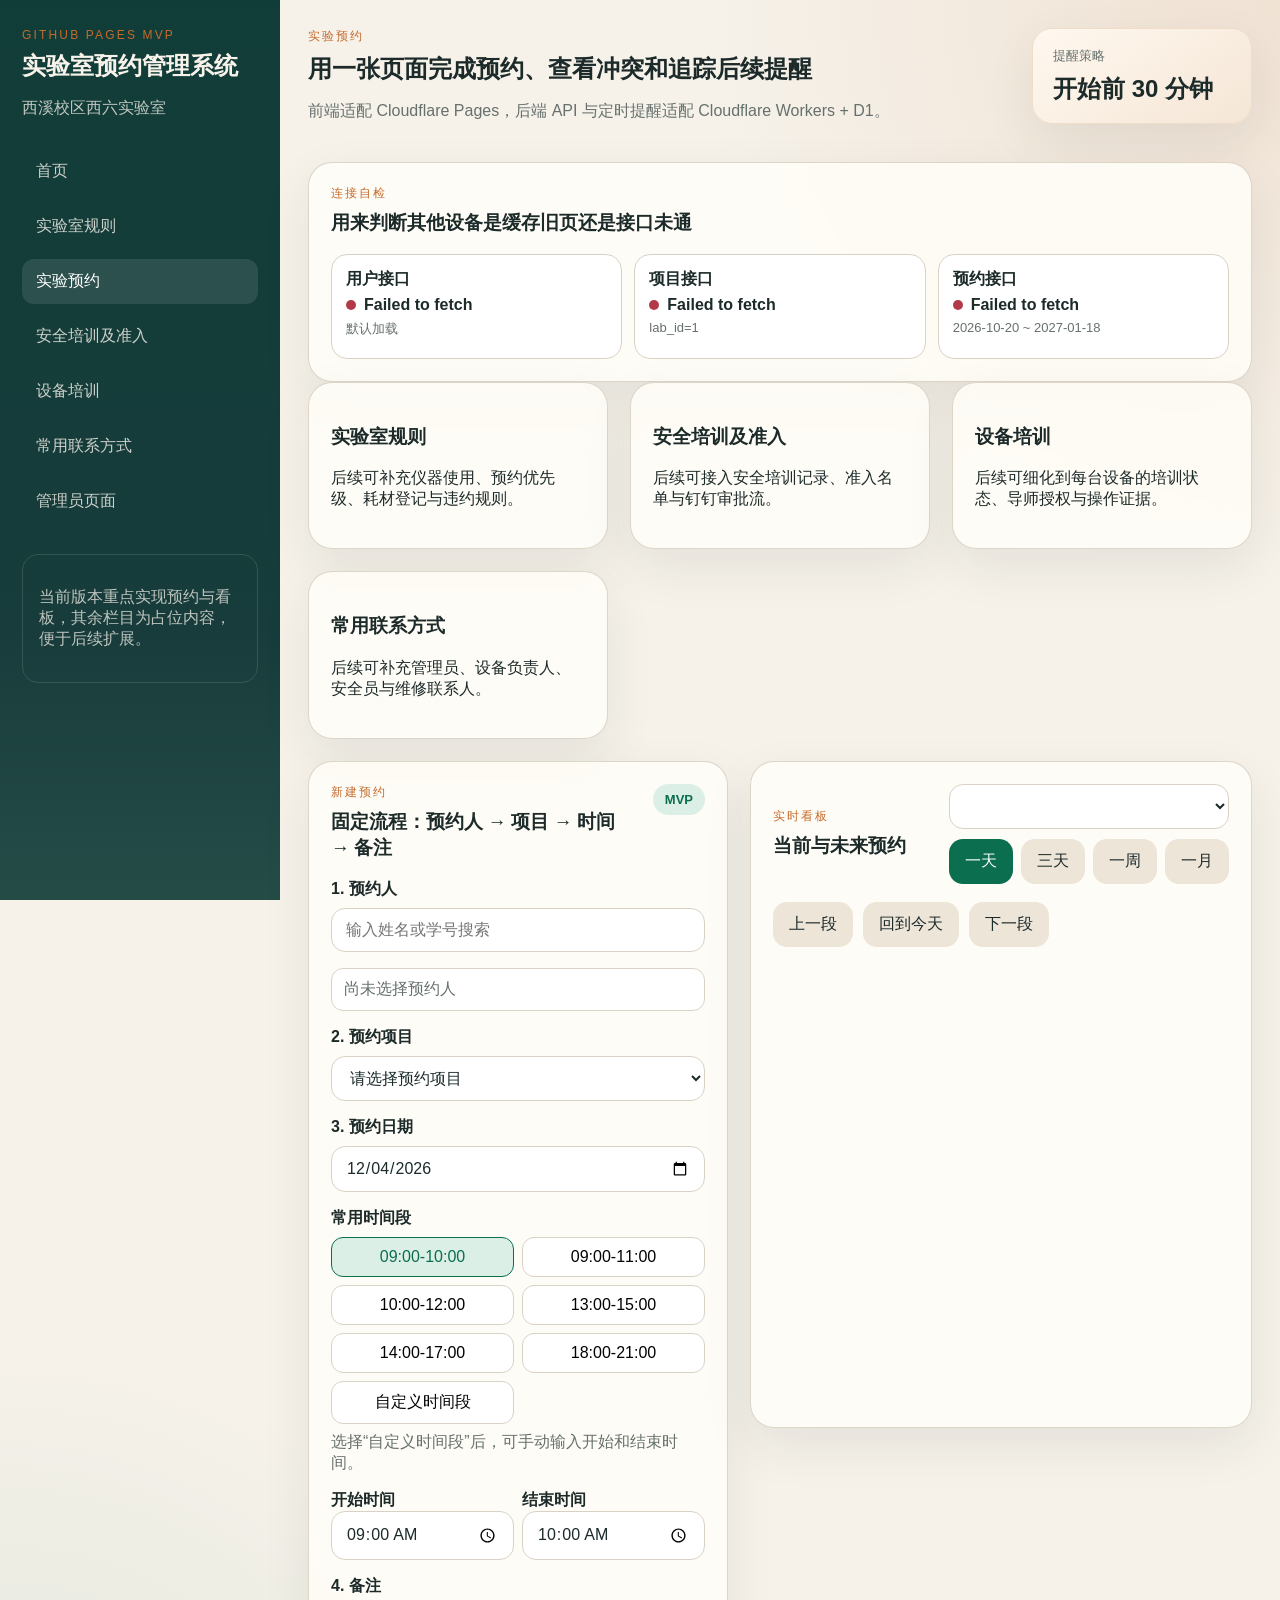
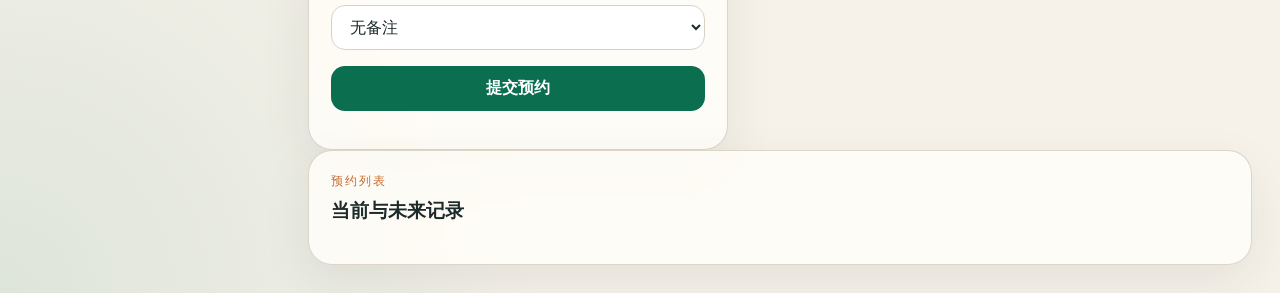
<file: index.html>
﻿<!DOCTYPE html>
<html lang="zh-CN">
  <head>
    <meta charset="UTF-8" />
    <meta name="viewport" content="width=device-width, initial-scale=1.0" />
    <title>实验室预约管理系统</title>
    <link rel="stylesheet" href="./styles.css?v=20260703b" />
  </head>
  <body data-page="booking">
    <div class="shell">
      <aside class="sidebar">
        <div class="brand">
          <p class="eyebrow">GitHub Pages MVP</p>
          <h1>实验室预约管理系统</h1>
          <p>西溪校区西六实验室</p>
        </div>
        <nav class="nav">
          <a href="#home">首页</a>
          <a href="#rules">实验室规则</a>
          <a href="#booking" class="active">实验预约</a>
          <a href="#safety">安全培训及准入</a>
          <a href="#equipment">设备培训</a>
          <a href="#contacts">常用联系方式</a>
          <a href="./admin.html">管理员页面</a>
        </nav>
        <div class="sidebar-note">
          <p>当前版本重点实现预约与看板，其余栏目为占位内容，便于后续扩展。</p>
        </div>
      </aside>

      <main class="content">
        <section class="hero" id="home">
          <div>
            <p class="eyebrow">实验预约</p>
            <h2>用一张页面完成预约、查看冲突和追踪后续提醒</h2>
            <p class="muted">
              前端适配 Cloudflare Pages，后端 API 与定时提醒适配 Cloudflare Workers + D1。
            </p>
          </div>
          <div class="hero-stat">
            <span>提醒策略</span>
            <strong>开始前 30 分钟</strong>
          </div>
        </section>

        <section class="panel diagnostics-panel">
          <div class="panel-head">
            <div>
              <p class="eyebrow">连接自检</p>
              <h3>用来判断其他设备是缓存旧页还是接口未通</h3>
            </div>
          </div>
          <div id="diagnostics-grid" class="diagnostics-grid"></div>
        </section>

        <section class="placeholder-grid">
          <article class="placeholder-card" id="rules">
            <h3>实验室规则</h3>
            <p>后续可补充仪器使用、预约优先级、耗材登记与违约规则。</p>
          </article>
          <article class="placeholder-card" id="safety">
            <h3>安全培训及准入</h3>
            <p>后续可接入安全培训记录、准入名单与钉钉审批流。</p>
          </article>
          <article class="placeholder-card" id="equipment">
            <h3>设备培训</h3>
            <p>后续可细化到每台设备的培训状态、导师授权与操作证据。</p>
          </article>
          <article class="placeholder-card" id="contacts">
            <h3>常用联系方式</h3>
            <p>后续可补充管理员、设备负责人、安全员与维修联系人。</p>
          </article>
        </section>

        <section class="booking-layout" id="booking">
          <section class="panel form-panel">
            <div class="panel-head">
              <div>
                <p class="eyebrow">新建预约</p>
                <h3>固定流程：预约人 → 项目 → 时间 → 备注</h3>
              </div>
              <div class="pill">MVP</div>
            </div>

            <form id="booking-form" class="booking-form">
              <div class="field">
                <label for="user-search">1. 预约人</label>
                <input
                  id="user-search"
                  name="user_search"
                  type="text"
                  placeholder="输入姓名或学号搜索"
                  autocomplete="off"
                />
                <div id="user-results" class="search-results"></div>
                <div id="selected-user" class="selected-chip empty">尚未选择预约人</div>
              </div>

              <div class="field">
                <label for="item-select">2. 预约项目</label>
                <select id="item-select" name="item_id" required>
                  <option value="">请选择预约项目</option>
                </select>
              </div>

              <div class="field">
                <label for="booking-date">3. 预约日期</label>
                <input id="booking-date" name="booking_date" type="date" required />
              </div>

              <div class="field">
                <label>常用时间段</label>
                <div id="preset-slots" class="slot-grid"></div>
                <div class="slot-tip">选择“自定义时间段”后，可手动输入开始和结束时间。</div>
              </div>

              <div class="field inline-fields">
                <div>
                  <label for="custom-start">开始时间</label>
                  <input id="custom-start" name="custom_start" type="time" required />
                </div>
                <div>
                  <label for="custom-end">结束时间</label>
                  <input id="custom-end" name="custom_end" type="time" required />
                </div>
              </div>

              <div class="field">
                <label for="remark-type">4. 备注</label>
                <select id="remark-type" name="remark_type">
                  <option value="">无备注</option>
                  <option value="培训">培训</option>
                  <option value="参观">参观</option>
                  <option value="在有人陪同下的代预约">在有人陪同下的代预约</option>
                  <option value="检修中">检修中</option>
                  <option value="其他">其他</option>
                </select>
              </div>

              <div class="field hidden" id="remark-detail-wrap">
                <label for="remark-detail">补充说明</label>
                <textarea
                  id="remark-detail"
                  name="remark_detail"
                  rows="3"
                  placeholder="仅在选择“其他”时填写"
                ></textarea>
              </div>

              <button type="submit" class="primary-btn">提交预约</button>
            </form>
            <p id="form-message" class="message"></p>
          </section>

          <section class="panel board-panel">
            <div class="panel-head board-head">
              <div>
                <p class="eyebrow">实时看板</p>
                <h3>当前与未来预约</h3>
              </div>
              <div class="toolbar">
                <select id="item-filter"></select>
                <div class="view-switch" id="view-switch">
                  <button data-view="day" class="active">一天</button>
                  <button data-view="three">三天</button>
                  <button data-view="week">一周</button>
                  <button data-view="month">一月</button>
                </div>
              </div>
            </div>
            <div class="board-actions">
              <button id="prev-range" class="ghost-btn">上一段</button>
              <button id="today-range" class="ghost-btn">回到今天</button>
              <button id="next-range" class="ghost-btn">下一段</button>
              <strong id="range-label" class="range-label"></strong>
            </div>
            <div id="calendar-root" class="calendar-root"></div>
          </section>
        </section>

        <section class="panel list-panel">
          <div class="panel-head">
            <div>
              <p class="eyebrow">预约列表</p>
              <h3>当前与未来记录</h3>
            </div>
          </div>
          <div id="booking-list" class="booking-list"></div>
        </section>
      </main>
    </div>

    <dialog id="booking-detail-dialog" class="detail-dialog">
      <div id="detail-body"></div>
      <form method="dialog">
        <button class="ghost-btn">关闭</button>
      </form>
    </dialog>

    <script src="./app.js?v=20260703d"></script>
  </body>
</html>
</file>
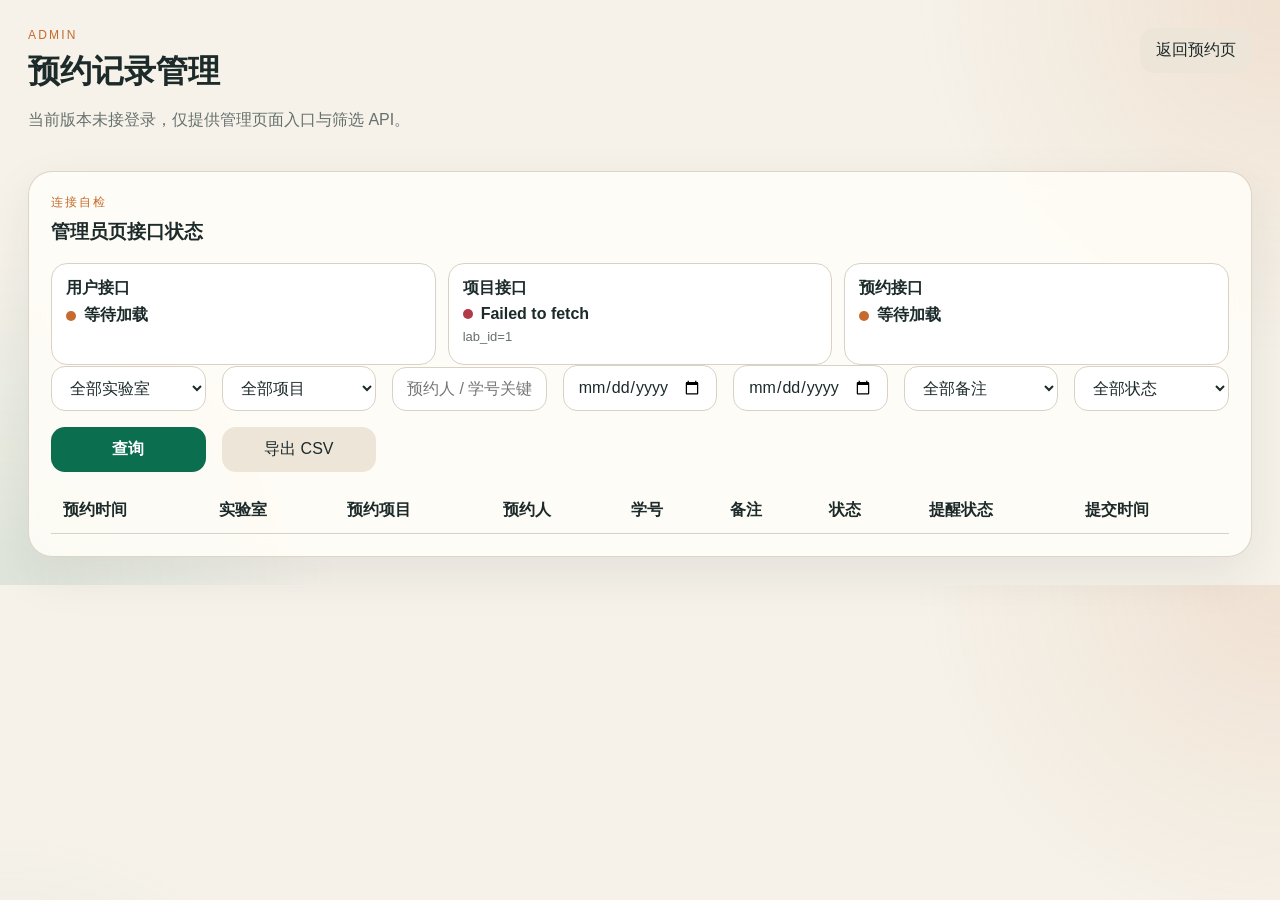
<file: admin.html>
﻿<!DOCTYPE html>
<html lang="zh-CN">
  <head>
    <meta charset="UTF-8" />
    <meta name="viewport" content="width=device-width, initial-scale=1.0" />
    <title>实验室预约管理后台</title>
    <link rel="stylesheet" href="./styles.css?v=20260703b" />
  </head>
  <body data-page="admin">
    <div class="admin-shell">
      <header class="admin-header">
        <div>
          <p class="eyebrow">Admin</p>
          <h1>预约记录管理</h1>
          <p class="muted">当前版本未接登录，仅提供管理页面入口与筛选 API。</p>
        </div>
        <a class="ghost-btn link-btn" href="./index.html">返回预约页</a>
      </header>

      <section class="panel admin-panel">
        <div class="diagnostics-panel admin-diagnostics">
          <div class="panel-head">
            <div>
              <p class="eyebrow">连接自检</p>
              <h3>管理员页接口状态</h3>
            </div>
          </div>
          <div id="diagnostics-grid" class="diagnostics-grid"></div>
        </div>

        <div class="filters" id="admin-filters">
          <select id="admin-lab-id">
            <option value="">全部实验室</option>
          </select>
          <select id="admin-item-id">
            <option value="">全部项目</option>
          </select>
          <input id="admin-q" type="text" placeholder="预约人 / 学号关键词" />
          <input id="admin-start" type="date" />
          <input id="admin-end" type="date" />
          <select id="admin-remark-type">
            <option value="">全部备注</option>
            <option value="培训">培训</option>
            <option value="参观">参观</option>
            <option value="在有人陪同下的代预约">在有人陪同下的代预约</option>
            <option value="检修中">检修中</option>
            <option value="其他">其他</option>
          </select>
          <select id="admin-status">
            <option value="">全部状态</option>
            <option value="active">active</option>
            <option value="cancelled">cancelled</option>
          </select>
          <button id="admin-search" class="primary-btn">查询</button>
          <button id="admin-export" class="ghost-btn">导出 CSV</button>
        </div>

        <p id="admin-message" class="message"></p>

        <div class="table-wrap">
          <table class="admin-table">
            <thead>
              <tr>
                <th>预约时间</th>
                <th>实验室</th>
                <th>预约项目</th>
                <th>预约人</th>
                <th>学号</th>
                <th>备注</th>
                <th>状态</th>
                <th>提醒状态</th>
                <th>提交时间</th>
              </tr>
            </thead>
            <tbody id="admin-table-body"></tbody>
          </table>
        </div>
      </section>
    </div>

    <script src="./app.js?v=20260703d"></script>
  </body>
</html>
</file>
<file: styles.css>
:root {
  --bg: #f6f2ea;
  --paper: #fffdf8;
  --ink: #1c2a2a;
  --muted: #66706d;
  --line: #d9d1c4;
  --brand: #0b6e4f;
  --brand-soft: #dcefe7;
  --accent: #c46b2d;
  --warn: #b23a48;
  --shadow: 0 18px 50px rgba(28, 42, 42, 0.08);
}

* {
  box-sizing: border-box;
}

body {
  margin: 0;
  color: var(--ink);
  background:
    radial-gradient(circle at top right, rgba(196, 107, 45, 0.12), transparent 26%),
    radial-gradient(circle at bottom left, rgba(11, 110, 79, 0.1), transparent 24%),
    var(--bg);
  font-family: "Segoe UI", "PingFang SC", "Microsoft YaHei", sans-serif;
}

a {
  color: inherit;
  text-decoration: none;
}

.shell {
  display: grid;
  grid-template-columns: 280px 1fr;
  min-height: 100vh;
}

.sidebar {
  padding: 28px 22px;
  background: linear-gradient(180deg, #113d38, #173c3b 70%, #264c48);
  color: #f7f2ea;
  position: sticky;
  top: 0;
  height: 100vh;
}

.brand h1,
.admin-header h1,
.hero h2,
.panel-head h3 {
  margin: 0;
  font-family: Georgia, "Times New Roman", serif;
}

.brand p:last-child {
  color: rgba(247, 242, 234, 0.76);
}

.eyebrow {
  margin: 0 0 8px;
  font-size: 12px;
  text-transform: uppercase;
  letter-spacing: 0.18em;
  color: var(--accent);
}

.nav {
  display: grid;
  gap: 10px;
  margin: 30px 0;
}

.nav a {
  padding: 12px 14px;
  border-radius: 12px;
  color: rgba(247, 242, 234, 0.82);
  transition: 0.2s ease;
}

.nav a:hover,
.nav a.active {
  background: rgba(255, 255, 255, 0.1);
  color: #fff;
}

.sidebar-note {
  margin-top: auto;
  padding: 16px;
  border: 1px solid rgba(255, 255, 255, 0.12);
  border-radius: 16px;
  color: rgba(247, 242, 234, 0.75);
}

.content,
.admin-shell {
  padding: 28px;
}

.hero,
.admin-header {
  display: flex;
  justify-content: space-between;
  gap: 24px;
  align-items: flex-start;
  margin-bottom: 24px;
}

.hero-stat {
  min-width: 220px;
  padding: 18px 20px;
  background: linear-gradient(145deg, #fff8ef, #f5e6d6);
  border: 1px solid #efddc9;
  border-radius: 20px;
  box-shadow: var(--shadow);
}

.hero-stat span {
  display: block;
  font-size: 13px;
  color: var(--muted);
}

.hero-stat strong {
  display: block;
  margin-top: 8px;
  font-size: 24px;
}

.muted {
  color: var(--muted);
}

.placeholder-grid,
.booking-layout {
  display: grid;
  gap: 22px;
}

.placeholder-grid {
  grid-template-columns: repeat(auto-fit, minmax(220px, 1fr));
  margin-bottom: 22px;
}

.booking-layout {
  grid-template-columns: 420px 1fr;
  align-items: start;
}

.panel,
.placeholder-card {
  background: rgba(255, 253, 248, 0.88);
  backdrop-filter: blur(12px);
  border: 1px solid rgba(217, 209, 196, 0.9);
  border-radius: 24px;
  box-shadow: var(--shadow);
}

.placeholder-card,
.panel {
  padding: 22px;
}

.panel-head {
  display: flex;
  justify-content: space-between;
  gap: 16px;
  align-items: flex-start;
  margin-bottom: 18px;
}

.pill {
  padding: 8px 12px;
  border-radius: 999px;
  background: var(--brand-soft);
  color: var(--brand);
  font-weight: 700;
  font-size: 13px;
}

.booking-form,
.filters {
  display: grid;
  gap: 16px;
}

.field {
  display: grid;
  gap: 8px;
}

label {
  font-weight: 600;
}

input,
select,
textarea,
button {
  font: inherit;
}

input,
select,
textarea {
  width: 100%;
  border: 1px solid var(--line);
  border-radius: 14px;
  padding: 12px 14px;
  background: #fff;
  color: var(--ink);
}

textarea {
  resize: vertical;
}

.inline-fields {
  grid-template-columns: repeat(2, minmax(0, 1fr));
}

.primary-btn,
.ghost-btn,
.view-switch button {
  border: none;
  border-radius: 14px;
  padding: 12px 16px;
  cursor: pointer;
  transition: 0.2s ease;
}

.primary-btn {
  background: var(--brand);
  color: white;
  font-weight: 700;
}

.primary-btn:hover {
  background: #095b42;
}

.ghost-btn,
.view-switch button {
  background: #eee5d9;
  color: var(--ink);
}

.ghost-btn:hover,
.view-switch button:hover {
  background: #e2d6c6;
}

.view-switch {
  display: flex;
  gap: 8px;
  flex-wrap: wrap;
}

.view-switch button.active {
  background: var(--brand);
  color: white;
}

.board-head {
  align-items: center;
}

.toolbar {
  display: grid;
  gap: 10px;
  justify-items: end;
}

.board-actions {
  display: flex;
  gap: 10px;
  align-items: center;
  flex-wrap: wrap;
  margin-bottom: 18px;
}

.range-label {
  margin-left: auto;
}

.calendar-root {
  min-height: 440px;
}

.timeline-grid {
  display: grid;
  gap: 12px;
}

.timeline-header,
.timeline-body {
  display: grid;
  gap: 12px;
}

.timeline-header {
  grid-template-columns: 64px repeat(var(--days), minmax(180px, 1fr));
}

.timeline-body {
  grid-template-columns: 64px repeat(var(--days), minmax(180px, 1fr));
}

.time-labels {
  position: relative;
  height: 840px;
}

.time-labels span {
  position: absolute;
  left: 0;
  transform: translateY(-50%);
  font-size: 12px;
  color: var(--muted);
}

.day-column {
  position: relative;
  height: 840px;
  border: 1px solid var(--line);
  border-radius: 18px;
  overflow: hidden;
  background:
    linear-gradient(180deg, rgba(11, 110, 79, 0.03), rgba(11, 110, 79, 0)),
    #fff;
}

.day-column::before {
  content: "";
  position: absolute;
  inset: 0;
  background-image: repeating-linear-gradient(
    to bottom,
    transparent,
    transparent 59px,
    rgba(28, 42, 42, 0.08) 60px
  );
  pointer-events: none;
}

.day-title {
  padding: 12px;
  font-weight: 700;
}

.booking-card {
  position: absolute;
  border-radius: 14px;
  padding: 10px;
  overflow: hidden;
  color: white;
  background: linear-gradient(180deg, #0b6e4f, #15845e);
  box-shadow: 0 10px 20px rgba(11, 110, 79, 0.18);
  cursor: pointer;
}

.booking-card p {
  margin: 0 0 4px;
  font-size: 12px;
}

.booking-card strong {
  display: block;
  margin-bottom: 4px;
  font-size: 14px;
}

.booking-card small {
  display: block;
  opacity: 0.9;
}

.month-grid {
  display: grid;
  grid-template-columns: repeat(7, minmax(0, 1fr));
  gap: 10px;
}

.month-cell {
  min-height: 140px;
  border: 1px solid var(--line);
  border-radius: 18px;
  padding: 12px;
  background: #fff;
}

.month-cell.is-faded {
  opacity: 0.45;
}

.month-cell .date-label {
  font-weight: 700;
  margin-bottom: 8px;
}

.month-item {
  margin-top: 8px;
  padding: 8px 10px;
  border-radius: 12px;
  background: #f1f7f3;
  border: 1px solid #d1e5d8;
  font-size: 12px;
  cursor: pointer;
}

.booking-list {
  display: grid;
  gap: 14px;
}

.diagnostics-grid {
  display: grid;
  grid-template-columns: repeat(auto-fit, minmax(220px, 1fr));
  gap: 12px;
}

.diagnostic-card {
  border: 1px solid var(--line);
  border-radius: 16px;
  background: #fff;
  padding: 14px;
}

.diagnostic-card h4,
.diagnostic-card p {
  margin: 0 0 6px;
}

.diagnostic-status {
  display: inline-flex;
  align-items: center;
  gap: 8px;
  font-weight: 700;
}

.diagnostic-status::before {
  content: "";
  width: 10px;
  height: 10px;
  border-radius: 999px;
  background: #b8b8b8;
}

.diagnostic-card.ok .diagnostic-status::before {
  background: #0b6e4f;
}

.diagnostic-card.error .diagnostic-status::before {
  background: #b23a48;
}

.diagnostic-card.loading .diagnostic-status::before {
  background: #c46b2d;
}

.diagnostic-meta {
  color: var(--muted);
  font-size: 13px;
  word-break: break-word;
}

.list-item {
  padding: 16px;
  border-radius: 16px;
  border: 1px solid var(--line);
  background: #fff;
}

.list-item h4,
.list-item p {
  margin: 0 0 6px;
}

.search-results {
  display: grid;
  gap: 6px;
}

.search-option,
.selected-chip {
  padding: 10px 12px;
  border-radius: 12px;
  border: 1px solid var(--line);
  background: #fff;
}

.search-option {
  cursor: pointer;
}

.search-option:hover {
  border-color: var(--brand);
}

.selected-chip.empty,
.empty-state {
  color: var(--muted);
}

.slot-grid {
  display: grid;
  grid-template-columns: repeat(2, minmax(0, 1fr));
  gap: 8px;
}

.slot-btn {
  padding: 10px 12px;
  border: 1px solid var(--line);
  border-radius: 12px;
  background: #fff;
  cursor: pointer;
}

.slot-btn.active {
  border-color: var(--brand);
  background: var(--brand-soft);
  color: var(--brand);
}

.slot-tip,
.message {
  color: var(--muted);
}

.message.error {
  color: var(--warn);
}

.message.success {
  color: var(--brand);
}

.hidden {
  display: none;
}

.detail-dialog {
  border: none;
  border-radius: 24px;
  padding: 22px;
  width: min(520px, calc(100vw - 32px));
}

.detail-dialog::backdrop {
  background: rgba(20, 26, 26, 0.34);
}

.admin-panel {
  padding: 22px;
}

.filters {
  grid-template-columns: repeat(auto-fit, minmax(150px, 1fr));
  align-items: end;
}

.table-wrap {
  overflow: auto;
}

.admin-table {
  width: 100%;
  border-collapse: collapse;
  min-width: 980px;
}

.admin-table th,
.admin-table td {
  text-align: left;
  padding: 12px;
  border-bottom: 1px solid var(--line);
  vertical-align: top;
}

.link-btn {
  display: inline-flex;
  align-items: center;
}

@media (max-width: 1100px) {
  .shell {
    grid-template-columns: 1fr;
  }

  .sidebar {
    position: relative;
    height: auto;
  }

  .booking-layout {
    grid-template-columns: 1fr;
  }
}

@media (max-width: 720px) {
  .content,
  .admin-shell {
    padding: 16px;
  }

  .hero,
  .admin-header,
  .panel-head,
  .board-actions {
    flex-direction: column;
    align-items: stretch;
  }

  .toolbar,
  .range-label {
    justify-items: stretch;
    margin-left: 0;
  }

  .slot-grid,
  .inline-fields {
    grid-template-columns: 1fr;
  }

  .timeline-header,
  .timeline-body {
    grid-template-columns: 52px repeat(var(--days), minmax(200px, 1fr));
    overflow-x: auto;
  }
}
</file>
